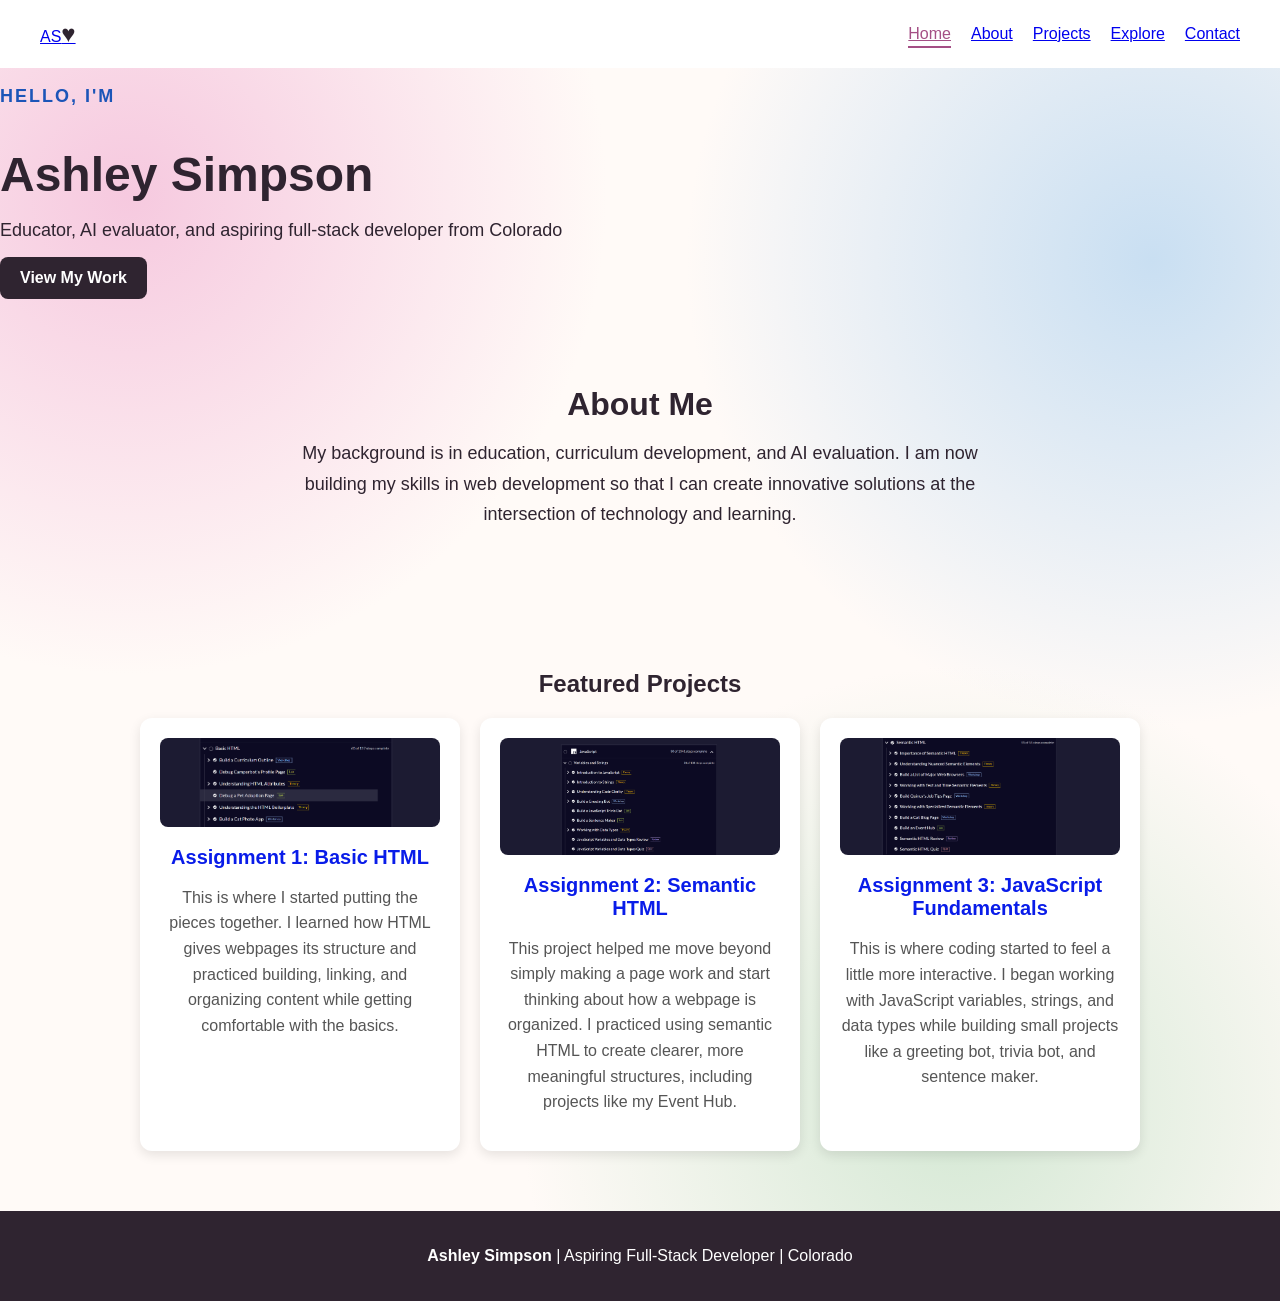
<file: index.html>
<!DOCTYPE html>
<html lang="en">
<head>
    <meta charset="UTF-8">
    <meta name="viewport" content="width=device-width, initial-scale=1.0">
    <title>Ashley Simpson | Developer Portfolio</title>
    <link rel="stylesheet" href="css/style.css">
</head>
<body>
    <header class="site-header">
       <a class="brand" href="index.html">AS<span>&hearts;</span></a>
       <nav class="site-nav">
            <ul class="nav-list">
                <li><a href="index.html">Home</a></li>
                <li><a href="about.html">About</a></li>
                <li><a href="projects.html">Projects</a></li>
                <li><a href="explore.html">Explore</a></li>
                <li><a href="contact.html">Contact</a></li>
            </ul>
        </nav>
    </header>
    <main>
        <section class="hero">
            <p class="eyebrow">Hello, I'm</p> 
            <h1>Ashley Simpson</h1>
            <p>Educator, AI evaluator, and aspiring full-stack developer from Colorado</p>
            <a href="projects.html" class="btn">View My Work</a>
        </section>
        <section class="about">
            <h2>About Me</h2>
            <p>My background is in education, curriculum development, and AI evaluation. I am now building my skills in web development so that I can create innovative solutions at the intersection of technology and learning.</p>
        </section>
        <section class="projects">
            <h2>Featured Projects</h2>
            <div class="project-list">
                <div class="project-item">
                    <img src="images/Assignment_1.png" alt="Screenshot of CodeSquad Assignment 1">
                    <h3>Assignment 1: Basic HTML</h3>
                    <p>This is where I started putting the pieces together. I learned how HTML gives webpages its structure and practiced building, linking, and organizing content while getting comfortable with the basics.</p>
                </div>
                <div class="project-item">
                    <img src="images/Assignment_2.png" alt="Screenshot of CodeSquad Assignment 2">
                    <h3>Assignment 2: Semantic HTML</h3>
                    <p>This project helped me move beyond simply making a page work and start thinking about how a webpage is organized. I practiced using semantic HTML to create clearer, more meaningful structures, including projects like my Event Hub.</p>
                </div>
                <div class="project-item">
                    <img src="images/Assignment_3.png" alt="Screenshot of CodeSquad Assignment 3">
                    <h3>Assignment 3: JavaScript Fundamentals</h3>
                    <p>This is where coding started to feel a little more interactive. I began working with JavaScript variables, strings, and data types while building small projects like a greeting bot, trivia bot, and sentence maker.</p>
                </div>
            </div>
        </section>
    </main>
    <footer class="site-footer">
        <p><strong>Ashley Simpson</strong> | Aspiring Full-Stack Developer | Colorado</p>
    </footer>
    <script src="js/script.js"></script>
</body>
</html>
</file>
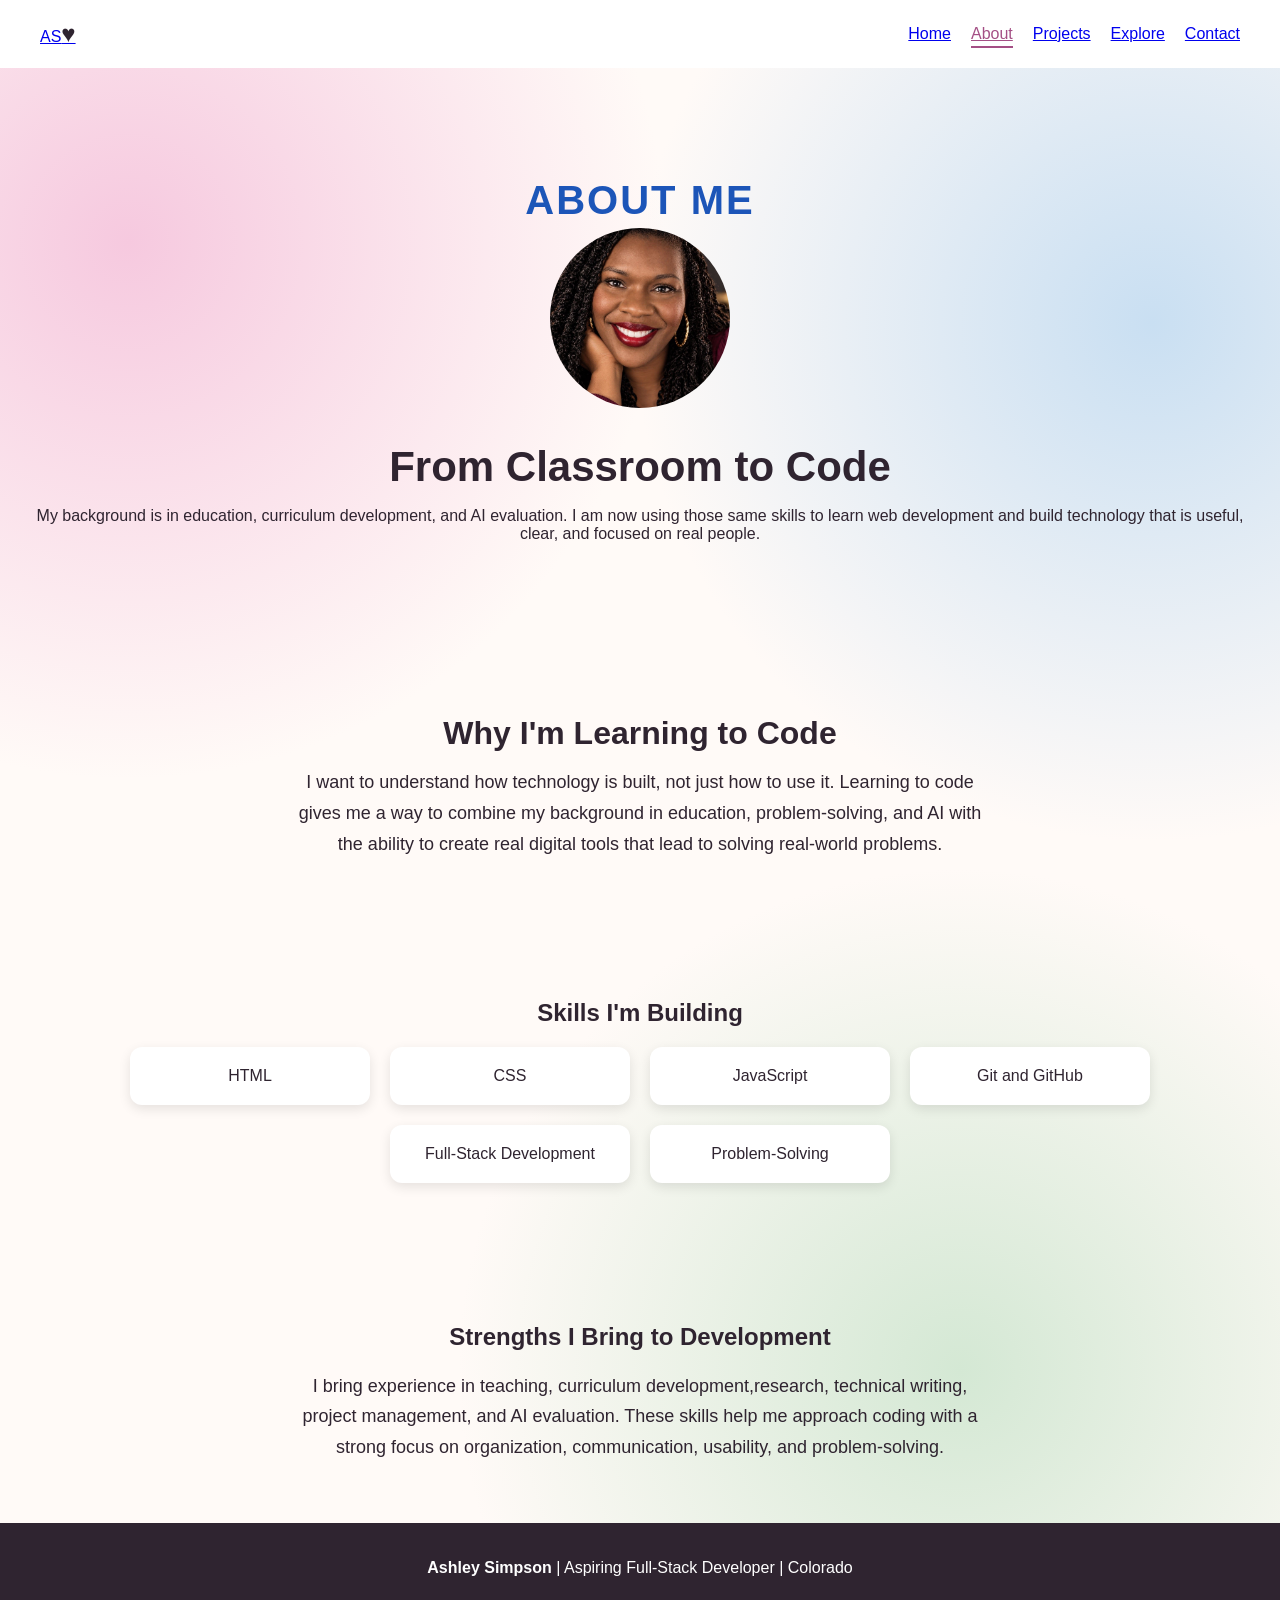
<file: about.html>
<!DOCTYPE html> 
<html lang="en">
<head>
    <meta charset="UTF-8">
    <meta name="viewport" content="width=device-width, initial-scale=1.0">
    <title>About | Ashley Simpson</title>
    <link rel="stylesheet" href="css/style.css">
</head>
<body>
    <header class="site-header">
        <a class="brand" href="index.html">AS<span>&hearts;</span></a>
        <nav class="site-nav">
            <ul class="nav-list">
                <li><a href="index.html">Home</a></li>
                <li><a href="about.html">About</a></li>
                <li><a href="projects.html">Projects</a></li>
                <li><a href="explore.html">Explore</a></li>
                <li><a href="contact.html">Contact</a></li>
            </ul>
        </nav>
    </header>
    <main>
        <section class="page-hero">
            <p class="eyebrow">About Me</p>
            <img src="images/Ashley_headshot.jpg" alt="Professional headshot of Ashley Simpson"class="about-headshot">
            <h1>From Classroom to Code</h1>
            <p>My background is in education, curriculum development, and AI evaluation. I am now using those same skills to learn web development and build technology that is useful, clear, and focused on real people.</p>
        </section>
        <section class="about">
            <h2>Why I'm Learning to Code</h2>
            <p>I want to understand how technology is built, not just how to use it. Learning to code gives me a way to combine my background in education, problem-solving, and AI with the ability to create real digital tools that lead to solving real-world problems.</p>
        </section>
        <section class="skills">
            <h2>Skills I'm Building</h2>
            <ul>
                <li>HTML</li>
                <li>CSS</li>
                <li>JavaScript</li>
                <li>Git and GitHub</li>
                <li>Full-Stack Development</li>
                <li>Problem-Solving</li>
            </ul>
        </section>
        <section class="strengths">
            <h2>Strengths I Bring to Development</h2>
            <p>I bring experience in teaching, curriculum development,research, technical writing, project management, and AI evaluation. These skills help me approach coding with a strong focus on organization, communication, usability, and problem-solving.</p>
        </section>
    </main>
    <footer class="site-footer">
        <p><strong>Ashley Simpson</strong> | Aspiring Full-Stack Developer | Colorado</p>
    </footer>
    <script src="js/script.js"></script>
</body>
</html>
</file>
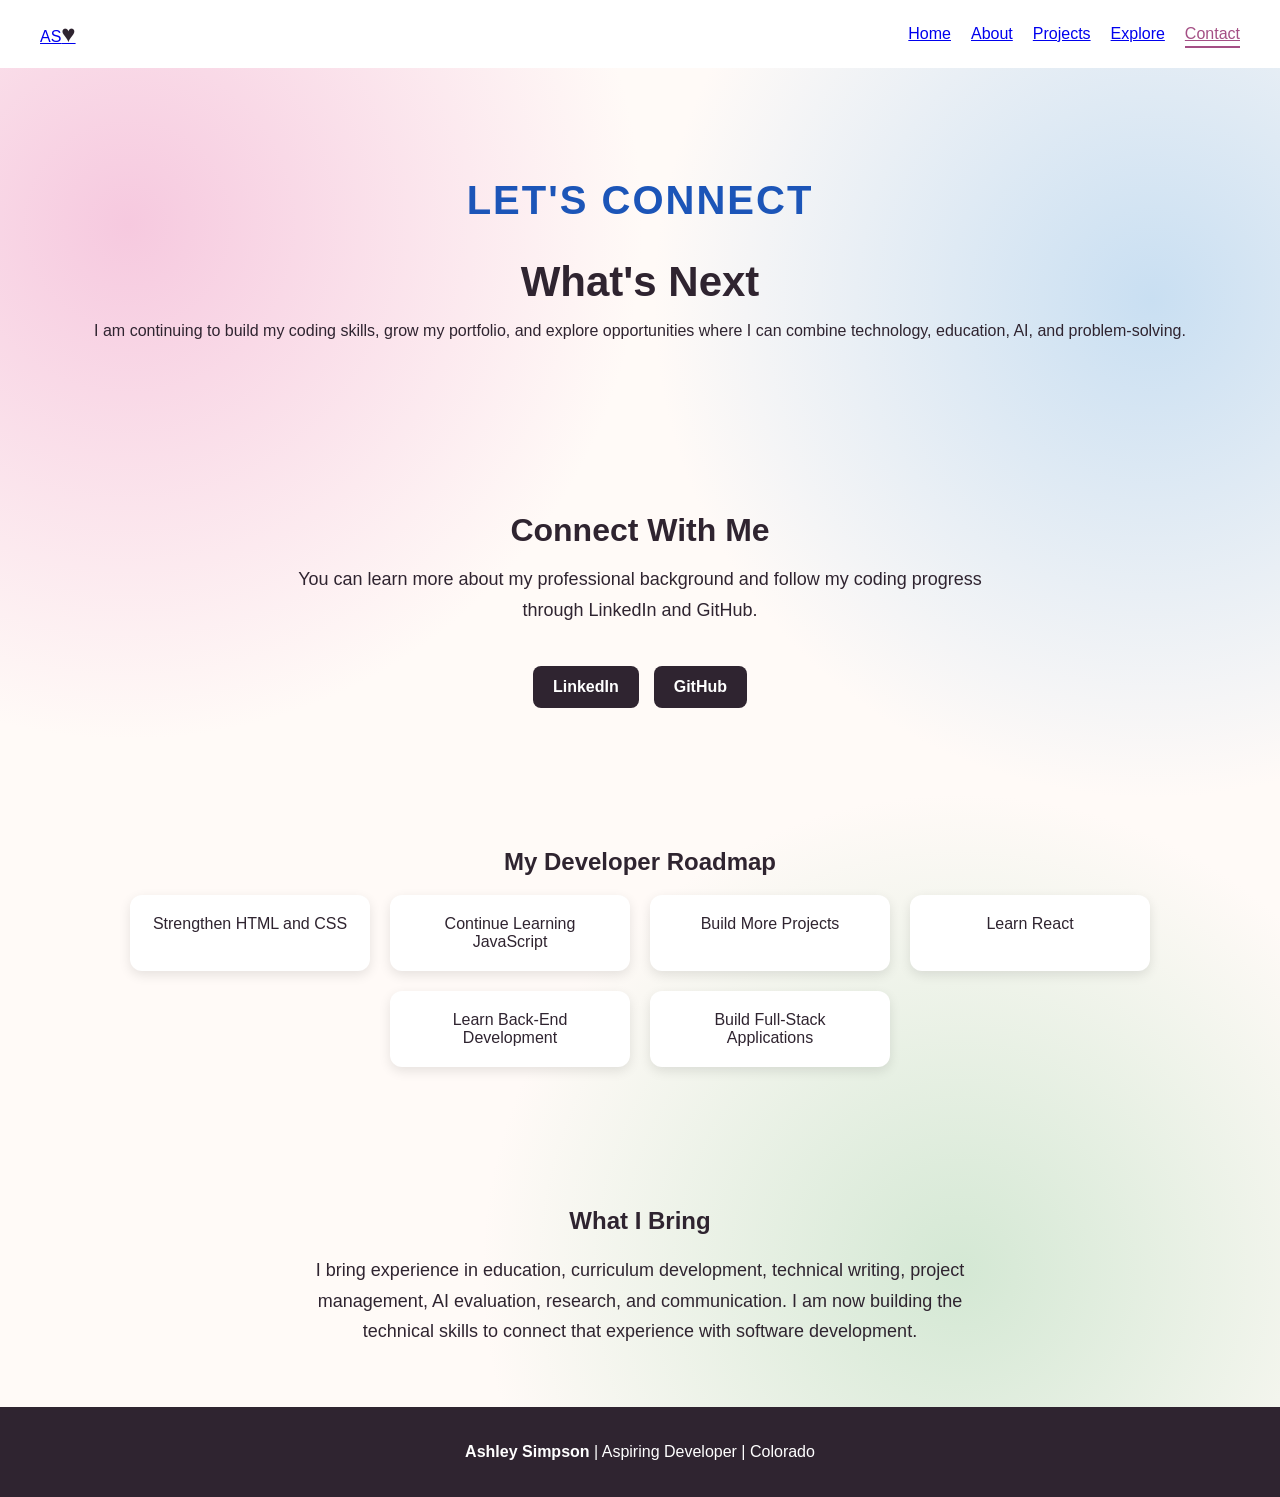
<file: contact.html>
<!DOCTYPE html>
<html lang="en">
<head>
    <meta charset="UTF-8">
    <meta name="viewport" content="width=device-width, initial-scale=1.0">
    <title>Contact | Ashley Simpson</title>
    <link rel="stylesheet" href="css/style.css">
</head>
<body>
    <header class="site-header">
        <a class="brand" href="index.html">
            AS<span>&hearts;</span>
        </a>
        <nav class="site-nav">
            <ul class="nav-list">
                <li><a href="index.html">Home</a></li>
                <li><a href="about.html">About</a></li>
                <li><a href="projects.html">Projects</a></li>
                <li><a href="explore.html">Explore</a></li>
                <li><a href="contact.html">Contact</a></li>
            </ul>
        </nav>
    </header>
    <main>
        <section class="page-hero">
            <p class="eyebrow">
                LET'S CONNECT
            </p>
            <h1>
                What's Next
            </h1>
            <p>
                I am continuing to build my coding skills, grow my portfolio,
                and explore opportunities where I can combine technology,
                education, AI, and problem-solving.
            </p>
        </section>
        <section class="about">
            <h2>
                Connect With Me
            </h2>
            <p>
                You can learn more about my professional background and follow
                my coding progress through LinkedIn and GitHub.
            </p>
            <div class="contact-links">

                <a href="https://www.linkedin.com/in/dr-ashley-simpson/" target="_blank" rel="noopener noreferrer" class="btn">
                    LinkedIn
                </a>
                <a href="https://github.com/DocSimp" target="_blank" rel="noopener noreferrer" class="btn">
                    GitHub
                </a>
            </div>
        </section>
        <section class="skills">
            <h2>
                My Developer Roadmap
            </h2>
            <ul>
                <li>Strengthen HTML and CSS</li>
                <li>Continue Learning JavaScript</li>
                <li>Build More Projects</li>
                <li>Learn React</li>
                <li>Learn Back-End Development</li>
                <li>Build Full-Stack Applications</li>
            </ul>
        </section>
        <section class="strengths">
            <h2>
                What I Bring
            </h2>
            <p>
                I bring experience in education, curriculum development,
                technical writing, project management, AI evaluation,
                research, and communication. I am now building the technical
                skills to connect that experience with software development.
            </p>
        </section>
    </main>
    <footer class="site-footer">
        <p>
            <strong>Ashley Simpson</strong> |
            Aspiring Developer |
            Colorado
        </p>
    </footer>
    <script src="js/script.js"></script>
</body>
</html>
</file>
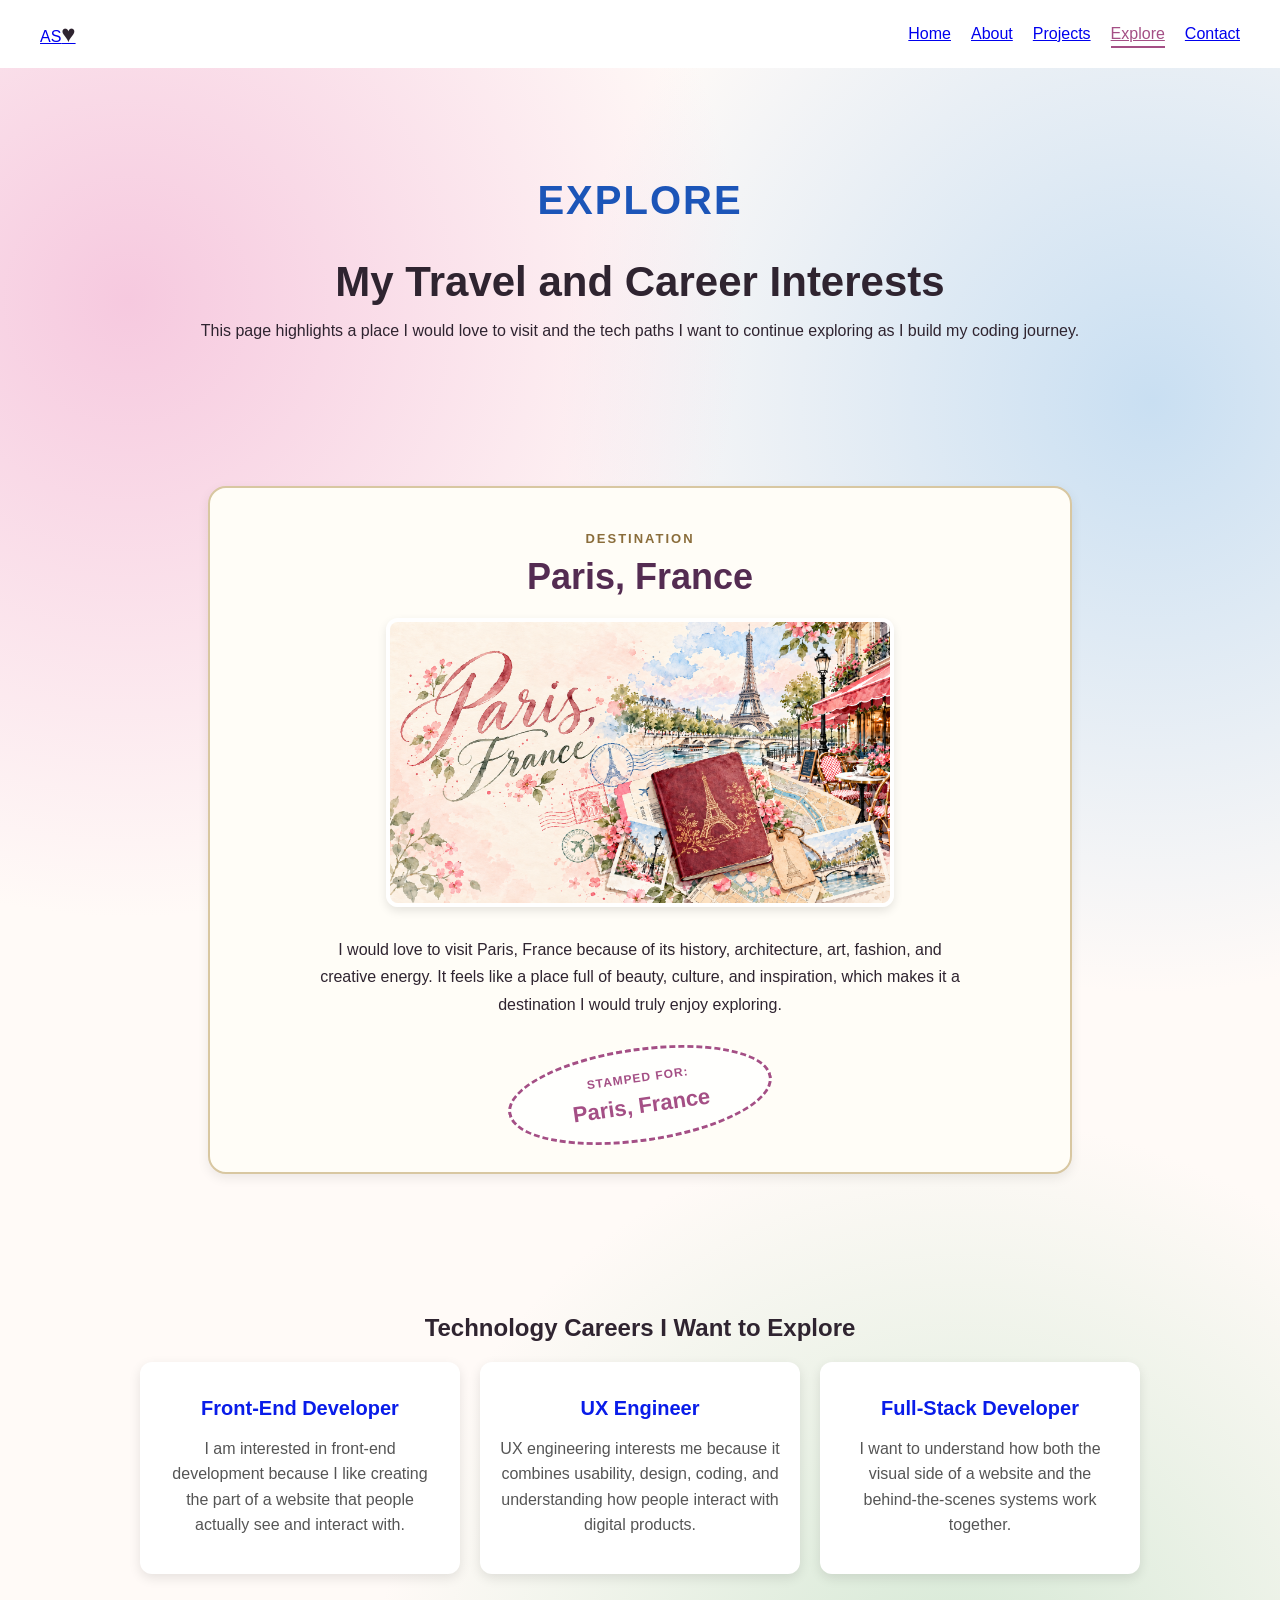
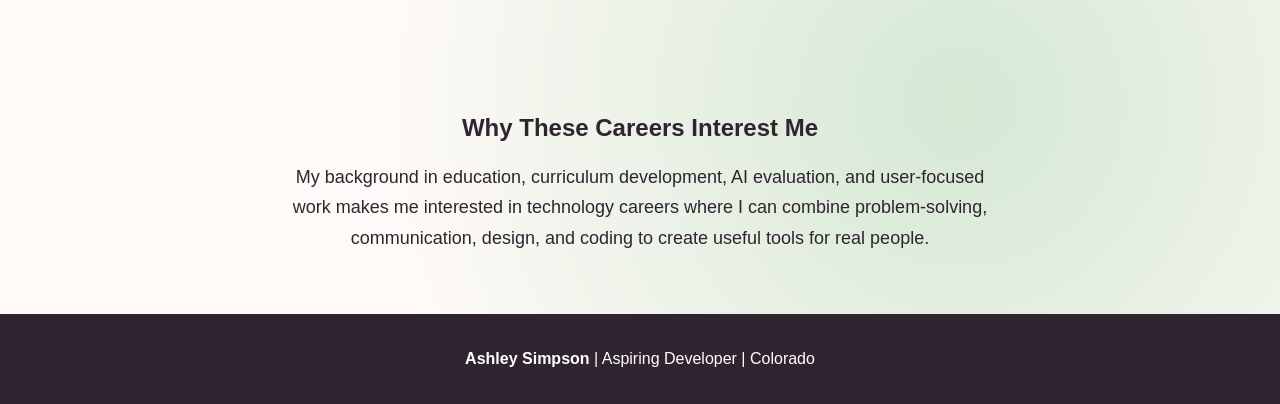
<file: explore.html>
<!DOCTYPE html>
<html lang="en">
<head>
    <meta charset="UTF-8">
    <meta name="viewport" content="width=device-width, initial-scale=1.0">
    <title>Explore | Ashley Simpson</title>
    <link rel="stylesheet" href="css/style.css">
</head>
<body>
    <header class="site-header">
        <a class="brand" href="index.html">AS<span>&hearts;</span></a>
        <nav class="site-nav">
            <ul class="nav-list">
                <li><a href="index.html">Home</a></li>
                <li><a href="about.html">About</a></li>
                <li><a href="projects.html">Projects</a></li>
                <li><a href="explore.html">Explore</a></li>
                <li><a href="contact.html">Contact</a></li>
            </ul>
        </nav>
    </header>
    <main>
        <section class="page-hero">
            <p class="eyebrow">EXPLORE</p>
            <h1>My Travel and Career Interests</h1>
            <p>
                This page highlights a place I would love to visit and the tech paths
                I want to continue exploring as I build my coding journey.
            </p>
        </section>
        <section class="passport-section">
            <div class="passport-card">
                <p class="passport-label">DESTINATION</p>
                <h2>Paris, France</h2>
                <img src="images/Dream_Destination.png" alt="Paris, France dream destination" class="destination-image">
                <p class="passport-text">
                    I would love to visit Paris, France because of its history, architecture,
                    art, fashion, and creative energy. It feels like a place full of beauty,
                    culture, and inspiration, which makes it a destination I would truly enjoy exploring.
                </p>
                <div class="passport-stamp">
                    <p>STAMPED FOR:</p>
                    <h3>Paris, France</h3>
                </div>
            </div>
        </section>
        <section class="skills">
            <h2>Technology Careers I Want to Explore</h2>
            <div class="project-list">
                <div class="project-item">
                    <h3>Front-End Developer</h3>
                    <p>
                        I am interested in front-end development because I like creating
                        the part of a website that people actually see and interact with.
                    </p>
                </div>
                <div class="project-item">
                    <h3>UX Engineer</h3>
                    <p>
                        UX engineering interests me because it combines usability,
                        design, coding, and understanding how people interact with digital products.
                    </p>
                </div>
                <div class="project-item">
                    <h3>Full-Stack Developer</h3>
                    <p>
                        I want to understand how both the visual side of a website
                        and the behind-the-scenes systems work together.
                    </p>
                </div>
            </div>
        </section>
        <section class="strengths">
            <h2>Why These Careers Interest Me</h2>
            <p>
                My background in education, curriculum development, AI evaluation,
                and user-focused work makes me interested in technology careers
                where I can combine problem-solving, communication, design,
                and coding to create useful tools for real people.
            </p>
        </section>
    </main>
    <footer class="site-footer">
        <p><strong>Ashley Simpson</strong> | Aspiring Developer | Colorado</p>
    </footer>
   <script src="js/script.js"></script>
</body>
</html>
</file>
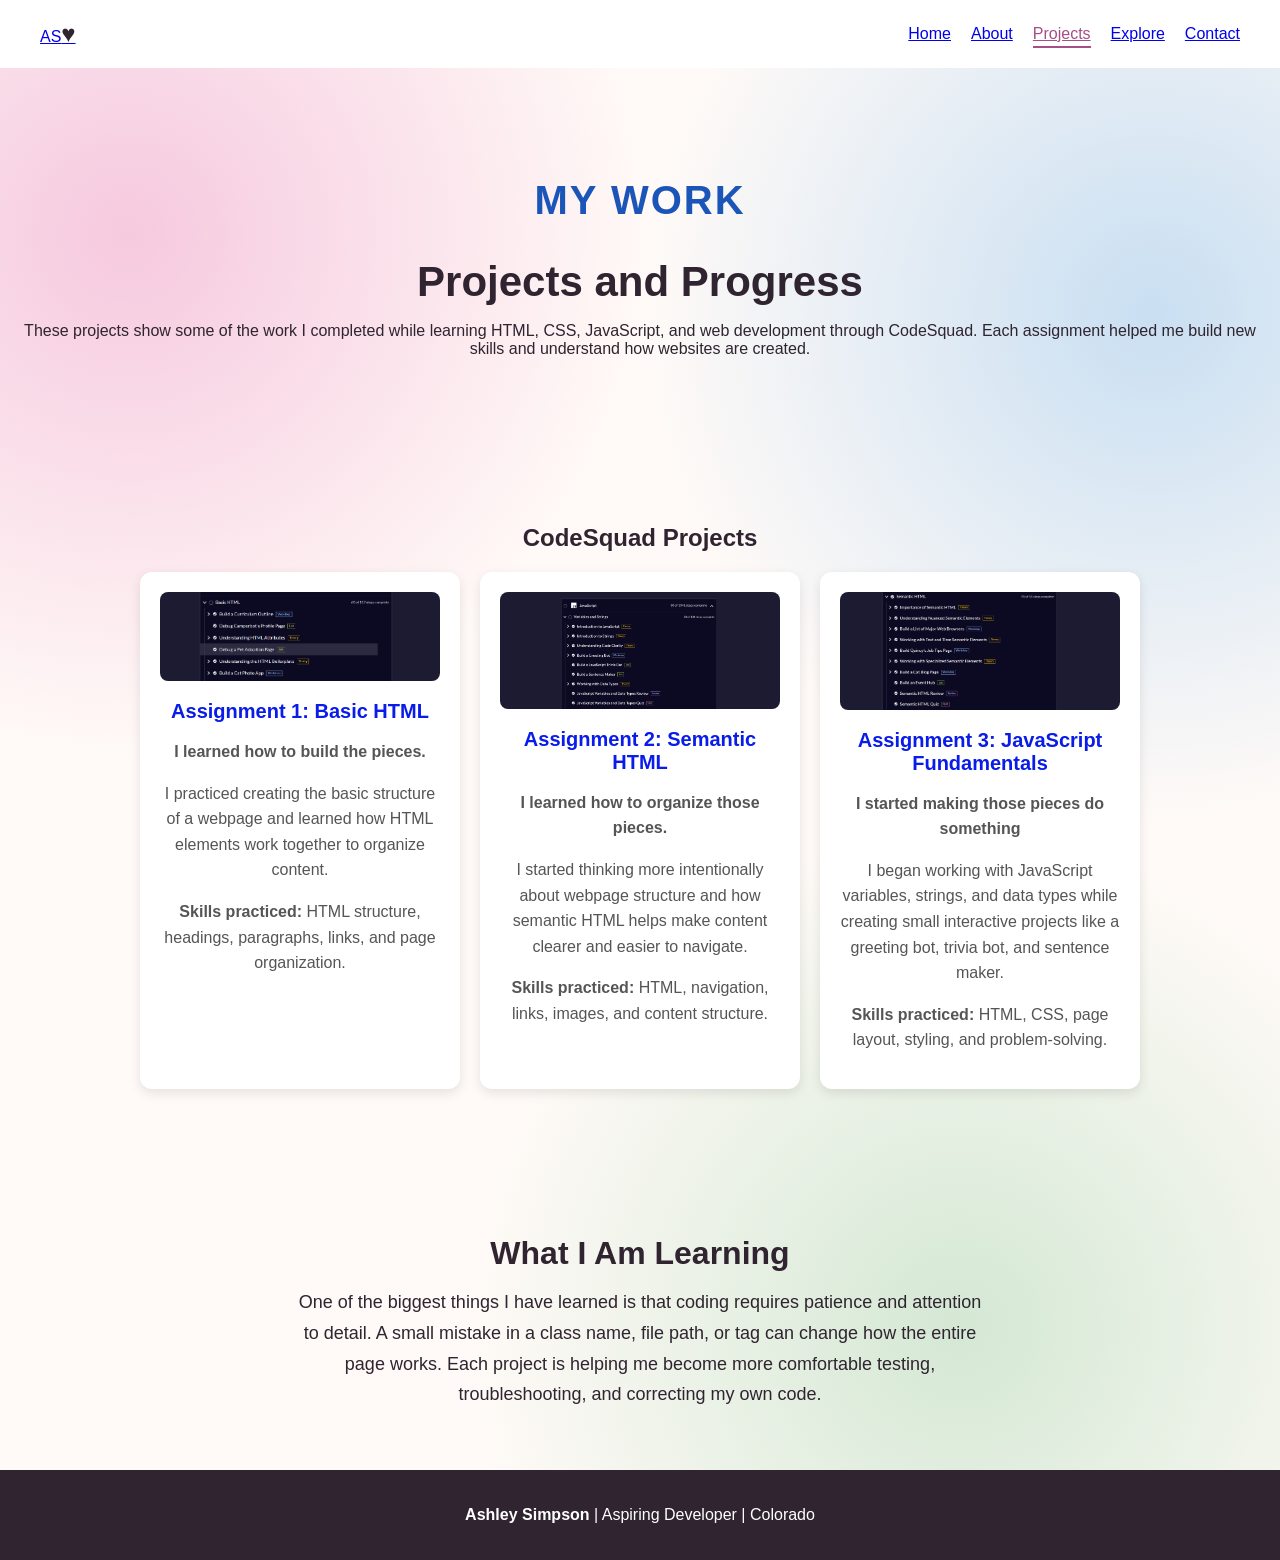
<file: projects.html>
<!DOCTYPE html>
<html lang="en">
<head>
    <meta charset="UTF-8">
    <meta name="viewport" content="width=device-width, initial-scale=1.0">
    <title>Projects | Ashley Simpson</title>
    <link rel="stylesheet" href="css/style.css">
</head>
<body>
    <header class="site-header">
        <a class="brand" href="index.html">
            AS<span>&hearts;</span>
        </a>
        <nav class="site-nav">
            <ul class="nav-list">
                <li>
                    <a href="index.html">Home</a>
                </li>
                <li>
                    <a href="about.html">About</a>
                </li>
                <li>
                    <a href="projects.html">Projects</a>
                </li>
                <li>
                    <a href="explore.html">Explore</a>
                </li>
                <li>
                    <a href="contact.html">Contact</a>
                </li>
            </ul>
        </nav>
    </header>
    <main>
        <section class="page-hero">
            <p class="eyebrow">
                MY WORK
            </p>
            <h1>
                Projects and Progress
            </h1>
            <p>
                These projects show some of the work I completed while learning
                HTML, CSS, JavaScript, and web development through CodeSquad.
                Each assignment helped me build new skills and understand how
                websites are created.
            </p>
        </section>
        <section class="projects">
            <h2>
                CodeSquad Projects
            </h2>
            <div class="project-list">
                <div class="project-item">
                    <img src="images/Assignment_1.png" alt="Screenshot of CodeSquad Assignment 1">
                    <h3>
                        Assignment 1: Basic HTML
                    </h3>
                    <p><strong>
                        I learned how to build the pieces. </strong></p>
                    <p>I practiced creating the basic structure of a webpage and learned how HTML elements work together to organize content.</p>
                    <p>
                        <strong>Skills practiced:</strong>
                        HTML structure, headings, paragraphs, links, and page organization.
                    </p>
                </div>
                <div class="project-item">
                    <img src="images/Assignment_2.png" alt="Screenshot of CodeSquad Assignment 2">
                    <h3>
                        Assignment 2: Semantic HTML
                    </h3>
                    <p><strong>
                        I learned how to organize those pieces.</strong></p>
                    <p>I started thinking more intentionally about webpage structure and how semantic HTML helps make content clearer and easier to navigate.</p>
                    </p>
                    <p>
                        <strong>Skills practiced:</strong>
                        HTML, navigation, links, images, and content structure.
                    </p>
                </div>
                <div class="project-item">
                    <img src="images/Assignment_3.png" alt="Screenshot of CodeSquad Assignment 3">
                    <h3>
                        Assignment 3: JavaScript Fundamentals
                    </h3>
                    <p><strong>I started making those pieces do something</strong></p> 
                       <p>I began working with JavaScript variables, strings, and data types while creating small interactive projects like a greeting bot, trivia bot, and sentence maker.</p>
                    </p>
                    <p>
                        <strong>Skills practiced:</strong>
                        HTML, CSS, page layout, styling, and problem-solving.
                    </p>
                </div>
            </div>
        </section>
        <section class="about">
            <h2>
                What I Am Learning
            </h2>
            <p>
                One of the biggest things I have learned is that coding requires
                patience and attention to detail. A small mistake in a class name,
                file path, or tag can change how the entire page works. Each project
                is helping me become more comfortable testing, troubleshooting,
                and correcting my own code.
            </p>
        </section>
    </main>
    <footer class="site-footer">
        <p>
            <strong>Ashley Simpson</strong> |
            Aspiring Developer |
            Colorado
        </p>
    </footer>
    <script src="js/script.js"></script>
</body>
</html>
</file>
<file: css/style.css>
body {
    margin: 0;
    padding: 0;
    font-family: Arial, sans-serif;
    background-color:#fac9e9;
    color: #2f2430;
}
.site-header {
    display: flex;
    justify-content: space-between; 
    align-items: center;
    padding: 20px 40px; 
    background-color: white;
}
.nav-list {
    display: flex;
    gap: 20px; 
    list-style: none;  
    margin: 0;
    padding: 0;
}
.nav-links a {
    text-decoration: none; 
    color: #2f2430; 
    font-weight: bold; 
}
.brand span {
    font-size: 24px; 
    font-weight: bold; 
    color: #2f2430; 
}
.hero h1 {
    font-size: 48px; 
    margin-bottom: 10px; 
}
.hero p {
    font-size: 18px; 
    margin-bottom: 1.6px; 
}
.btn {
    display: inline-block; 
    margin-top: 15px;
    padding: 12px 20px; 
    background-color: #2f2430; 
    color: white; 
    text-decoration: none; 
    border-radius: 8px; 
    font-weight: bold;
    transition: background-color 0.3s ease; 
}
.btn:hover {
    background-color: #1a1619; 
}
.about-section {
    padding: 60px 40px; 
    text-align: center;
    background-color: #f9f9f9; 
}
.about h2 {
    font-size: 32px; 
    margin-bottom: 15px; 
}
.about p {
    font-size: 18px; 
    max-width: 700px; 
    margin: 0 auto; 
    line-height: 1.7;
}
.projects {
    padding: 60px 40px; 
    background-color: #f0f0f0;
    text-align: center; 
}
.project-list {
    display: flex; 
    gap: 20px; 
    justify-content: center; 
}
.project-item {
    background-color: white; 
    border-radius: 12px;
    padding: 20px; 
    border-radius: 12px; 
    width: 280px; 
    box-shadow: 0 4px 12px rgba(0, 0, 0, 0.1); 
}
.project-item img {
    width: 100%; 
    border-radius: 8px; 
}   
.project-item h3 {
    font-size: 20px; 
    margin-bottom: 8px; 
    margin-top: 15px;
    color:rgb(9, 28, 233)
}
.project-item p {
    font-size: 16px; 
    color: #555; 
    line-height: 1.6;
}
.site-footer {
    background-color: #2f2430; 
    color: white; 
    text-align: center; 
    padding: 20px;
}
.eyebrow {
    font-size: 40px; 
    font-weight: bold;
    letter-spacing: 2px;
    text-transform: uppercase;
    color: hwb(218 11% 28%); 
    margin-bottom: 5px; 
}
.nav-list a:hover {
    color: #1a1619; 
}
.page-hero {
    padding: 70px 20px; 
    text-align: center; 
    background-color: #f9f9f9; 
}
.page-hero h1 {
    font-size: 42px; 
    margin-bottom: 15px; 
}
.skills{
    padding: 60px 40px; 
    background-color: #f0f0f0; 
    text-align: center; 
}
.skills ul {
    display: flex; 
    gap: 20px; 
    justify-content: center; 
    flex-wrap: wrap; 
    list-style: none; 
    padding: 0; 
    margin: 0;
}
.skills li {
    background-color: white; 
    border-radius: 12px; 
    padding: 20px; 
    width: 200px; 
    box-shadow: 0 4px 12px rgba(0, 0, 0, 0.1); 
}
.strengths {
    padding: 60px 40px; 
    background-color: #f9f9f9; 
    text-align: center; 
}
.strengths p {
    font-size: 18px; 
    max-width: 700px; 
    margin: 0 auto; 
    line-height: 1.7;
}
.about {
    padding: 60px 40px; 
    background-color: #f0f0f0; 
    text-align: center; 
    }
.passport-section {
    padding: 60px 20px;
    display: flex;
    justify-content: center;
}
.passport-card {
    background-color: #fffdf7;
    border: 2px solid #d8c7a1;
    border-radius: 18px;
    padding: 30px;
    max-width: 800px;
    width: 100%;
    box-shadow: 0 4px 12px rgba(0, 0, 0, 0.08);
    text-align: center;
    position: relative;
}
.passport-label {
    font-size: 13px;
    font-weight: bold;
    letter-spacing: 2px;
    color: #8a6d3b;
    margin-bottom: 10px;
}
.passport-card h2 {
    font-size: 36px;
    margin-top: 0;
    margin-bottom: 20px;
    color: #542c52;
}
.destination-image {
    width: 100%;
    max-width: 500px;
    border-radius: 12px;
    border: 4px solid white;
    box-shadow: 0 4px 10px rgba(0, 0, 0, 0.1);
}
.passport-text {
    max-width: 650px;
    margin: 25px auto 0;
    line-height: 1.7;
}
.passport-stamp {
    margin: 30px auto 0;
    width: 220px;
    border: 3px dashed #a44f85;
    border-radius: 50%;
    padding: 20px;
    transform: rotate(-8deg);
    color: #a44f85;
    background-color: rgba(255, 255, 255, 0.7);
}
.passport-stamp p {
    margin: 0;
    font-size: 12px;
    font-weight: bold;
    letter-spacing: 1px;
}

.passport-stamp h3 {
    margin: 8px 0 0;
    font-size: 22px;
}
.about-headshot {
    width: 180px;
    height: 180px;
    border-radius: 50%;
    object-fit: cover;
    margin-bottom: 20px;
    display: block;
    margin-top: 0 auto;
    margin-right: auto;
    margin-left: auto;
}
body {
    background:
        radial-gradient(circle at 10% 15%, #f6c9df 0%, transparent 30%),
        radial-gradient(circle at 90% 20%, #c9dff2 0%, transparent 30%),
        radial-gradient(circle at 75% 85%, #d4e8d4 0%, transparent 30%),
        #fffaf7;
}
.page-hero,
.projects,
.about,
.skills,
.strengths {
    background-color: transparent;
}
.nav-list a.active {
    color: #a44f85;
    border-bottom: 2px solid #a44f85;
    padding-bottom: 4px;
}
@media (max-width: 768px) {
    .site-header {
        flex-direction: column;
        gap: 15px;
        padding: 20px;
    }
    .nav-list {
        flex-wrap: wrap;
        justify-content: center;
    }
    .hero h1,
    .page-hero h1 {
        font-size: 36px;
    }
    .project-list {
        flex-direction: column;
        align-items: center;
    }
    .project-item {
        width: 90%;
        max-width: 350px;
    }
    .passport-card {
        padding: 20px;
    }
}
.contact-links {
    display: flex;
    justify-content: center;
    gap: 15px;
    flex-wrap: wrap;
    margin-top: 25px;
}
.project-item {
    transition: transform 0.2s ease, box-shadow 0.2s ease;
}
.project-item:hover {
    transform: translateY(-5px);
    box-shadow: 0 8px 18px rgba(0, 0, 0, 0.15);
}
</file>
